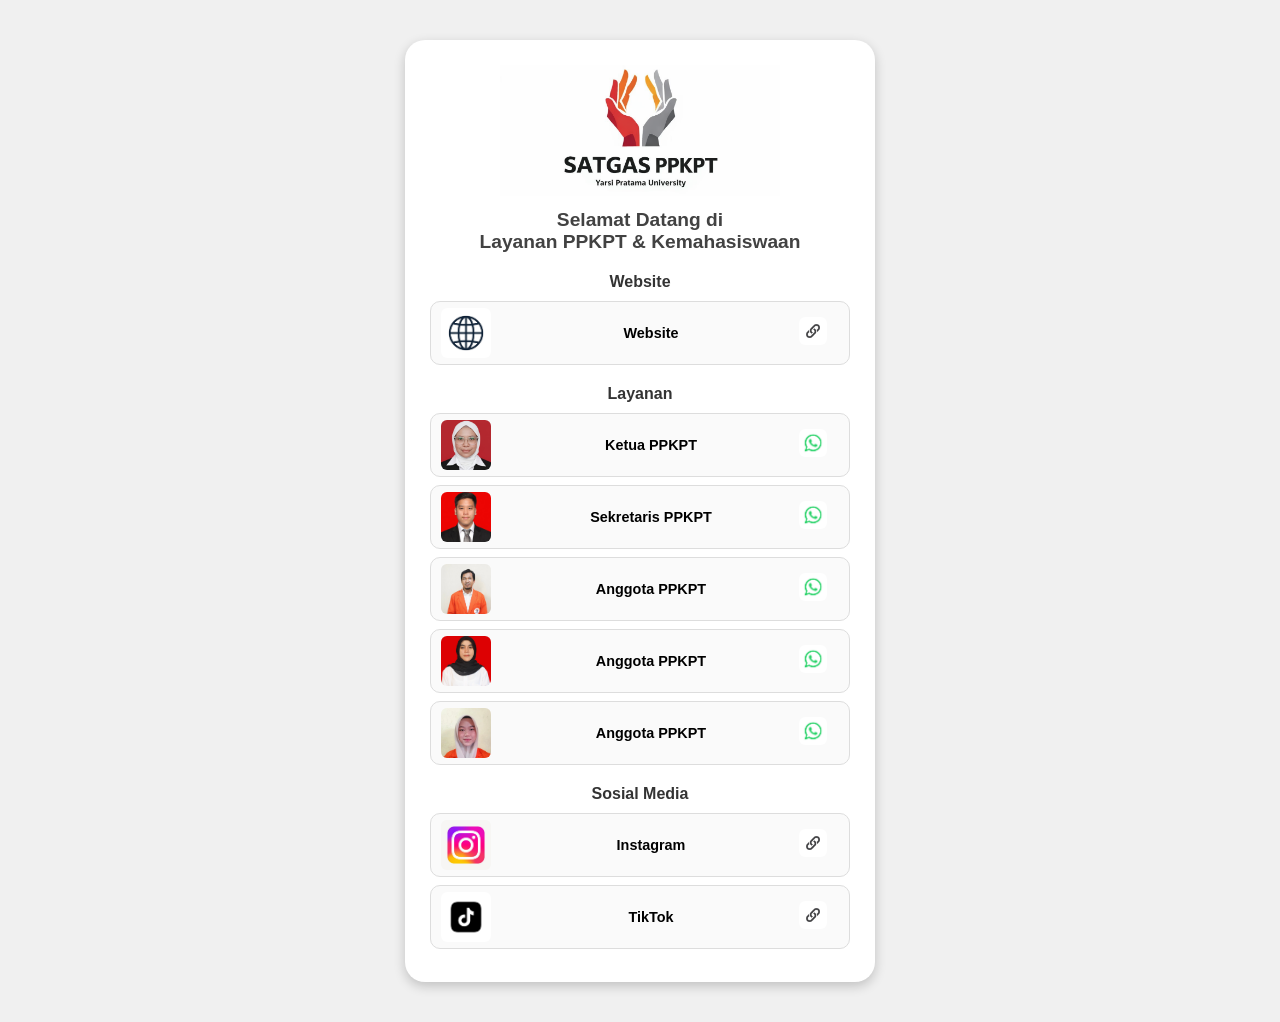
<file: PPKPT/templates/index.html>
<!doctype html>
<html lang="id">
  <head>
    <meta charset="UTF-8" />
    <meta name="viewport" content="width=device-width, initial-scale=1.0" />
    <title>PPKPT UNIVERSITAS YARSI PRATAMA</title>
    <!-- arahkan ke folder static dengan ../ -->
    <link rel="stylesheet" href="../static/styles.css" />
  </head>
  <body>
    <div class="phone-box">
      <!-- Logo -->
      <div class="logo">
        <img
          src="../static/logo.png"
          alt="Logo PPKPT Yarsi Pratama University"
        />
      </div>

      <!-- Judul -->
      <div class="title">
        <h1>Selamat Datang di<br />Layanan PPKPT & Kemahasiswaan</h1>
      </div>

      <!-- Website -->
      <section class="services">
        <h2>Website</h2>
        <div class="service-card">
          <img src="../static/website.png" alt="Website" />
          <div class="service-info">
            <p>Website</p>
          </div>
          <a href="/pelaporan" target="_blank" class="wa-link">
            <img src="../static/link.jpg" alt="Link ke Website" />
          </a>
        </div>
      </section>

      <!-- Layanan -->
      <section class="services">
        <h2>Layanan</h2>
        <div class="service-card">
          <img src="../static/bulita.jpg" alt="Foto Petugas" />
          <div class="service-info">
            <p>Ketua PPKPT</p>
          </div>
          <a href="https://wa.link/5lw67k" target="_blank" class="wa-link">
            <img src="../static/whatsapp.png" alt="WhatsApp" />
          </a>
        </div>

        <div class="service-card">
          <img src="../static/papras.jpg" alt="Foto Petugas" />
          <div class="service-info">
            <p>Sekretaris PPKPT</p>
          </div>
          <a href="https://wa.link/5lw67k" target="_blank" class="wa-link">
            <img src="../static/whatsapp.png" alt="WhatsApp" />
          </a>
        </div>
        <div class="service-card">
          <img src="../static/paysrin.jpg" alt="Foto Petugas" />
          <div class="service-info">
            <p>Anggota PPKPT</p>
          </div>
          <a href="https://wa.link/5lw67k" target="_blank" class="wa-link">
            <img src="../static/whatsapp.png" alt="WhatsApp" />
          </a>
        </div>
        <div class="service-card">
          <img src="../static/budila.jpg" alt="Foto Petugas" />
          <div class="service-info">
            <p>Anggota PPKPT</p>
          </div>
          <a href="https://wa.link/5lw67k" target="_blank" class="wa-link">
            <img src="../static/whatsapp.png" alt="WhatsApp" />
          </a>
        </div>
        <div class="service-card">
          <img src="../static/khanaya.jpg" alt="Foto Petugas" />
          <div class="service-info">
            <p>Anggota PPKPT</p>
          </div>
          <a href="https://wa.link/5lw67k" target="_blank" class="wa-link">
            <img src="../static/whatsapp.png" alt="WhatsApp" />
          </a>
        </div>
      </section>

      <!-- Sosial Media -->
      <section class="services">
        <h2>Sosial Media</h2>
        <div class="service-card">
          <img src="../static/instagram.jpg" alt="Instagram" />
          <div class="service-info">
            <p>Instagram</p>
          </div>
          <a
            href="https://www.instagram.com/universitasyarsipratama/"
            target="_blank"
            class="wa-link"
          >
            <img src="../static/link.jpg" alt="Link Instagram" />
          </a>
        </div>

        <div class="service-card">
          <img src="../static/tiktok.png" alt="TikTok" />
          <div class="service-info">
            <p>TikTok</p>
          </div>
          <a
            href="https://www.tiktok.com/@universitasyarsipratama"
            target="_blank"
            class="wa-link"
          >
            <img src="../static/link.jpg" alt="Link TikTok" />
          </a>
        </div>
      </section>
    </div>
  </body>
</html>
</file>
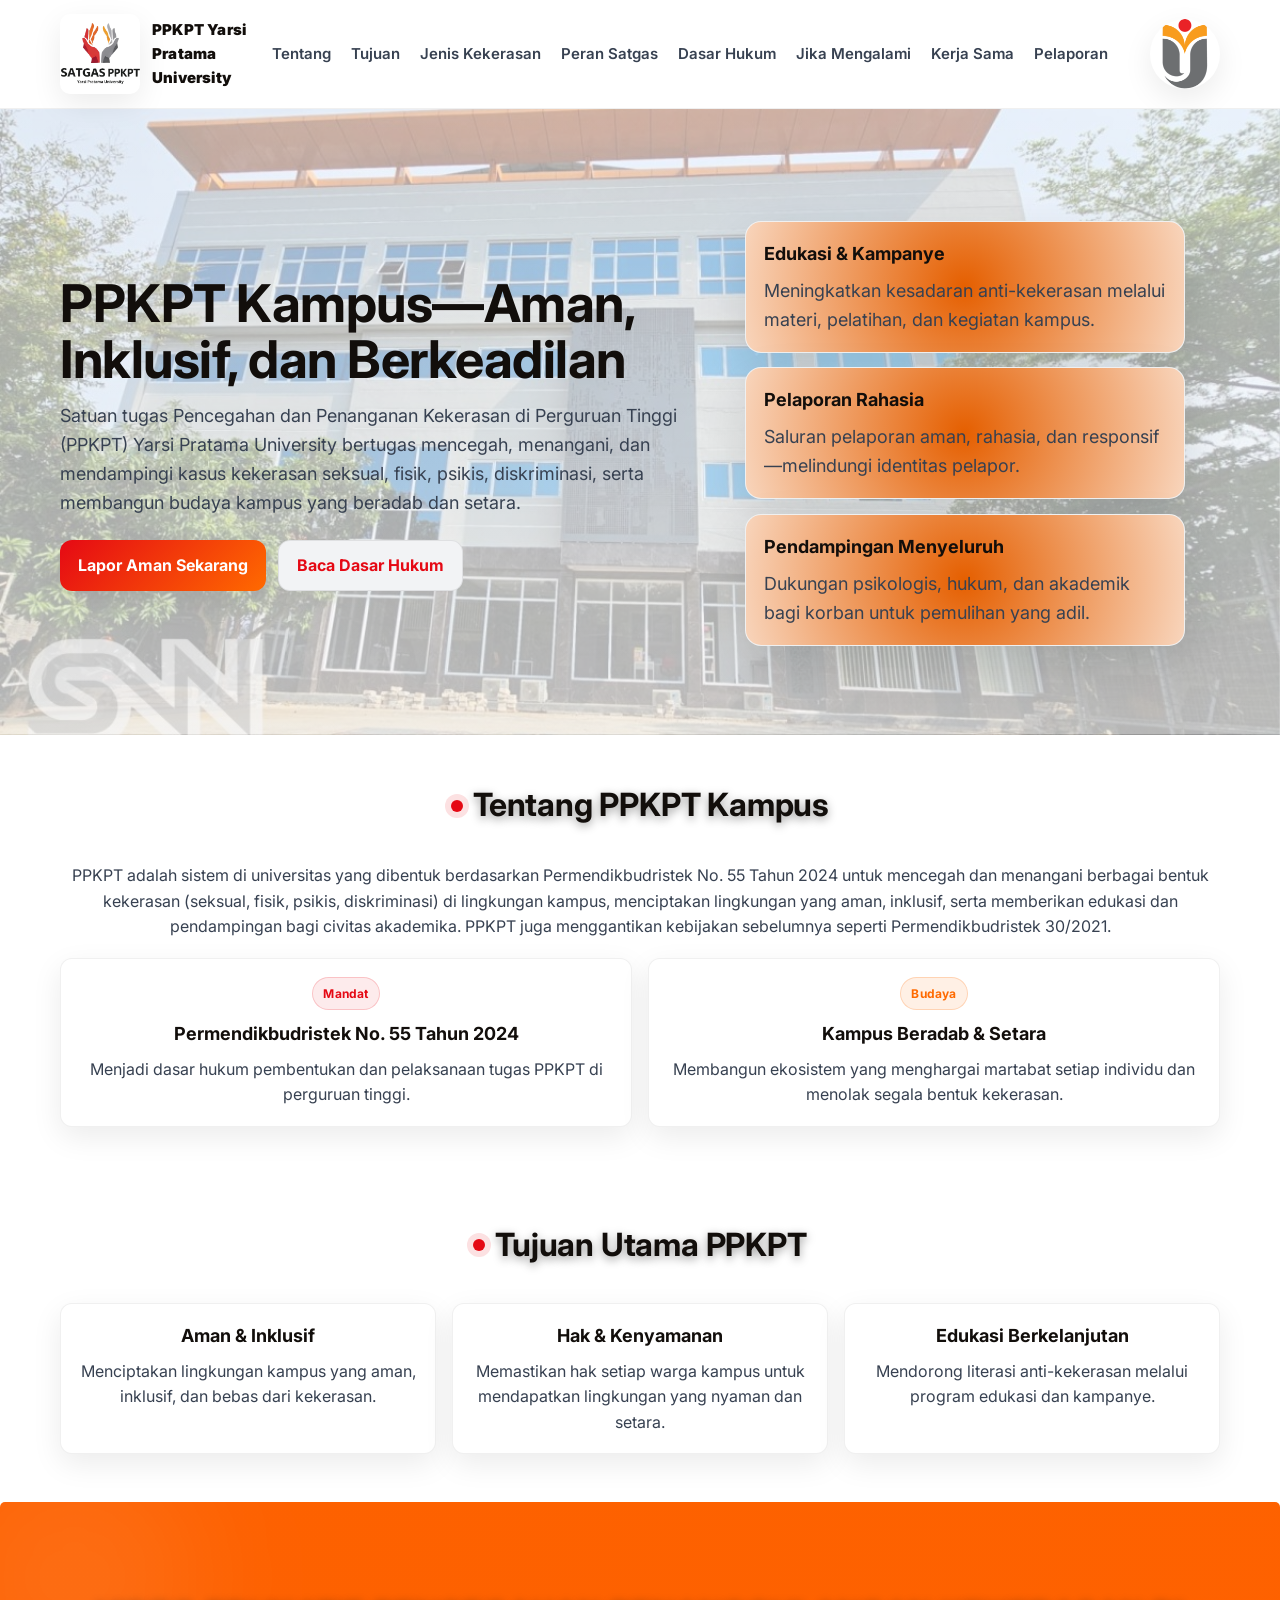
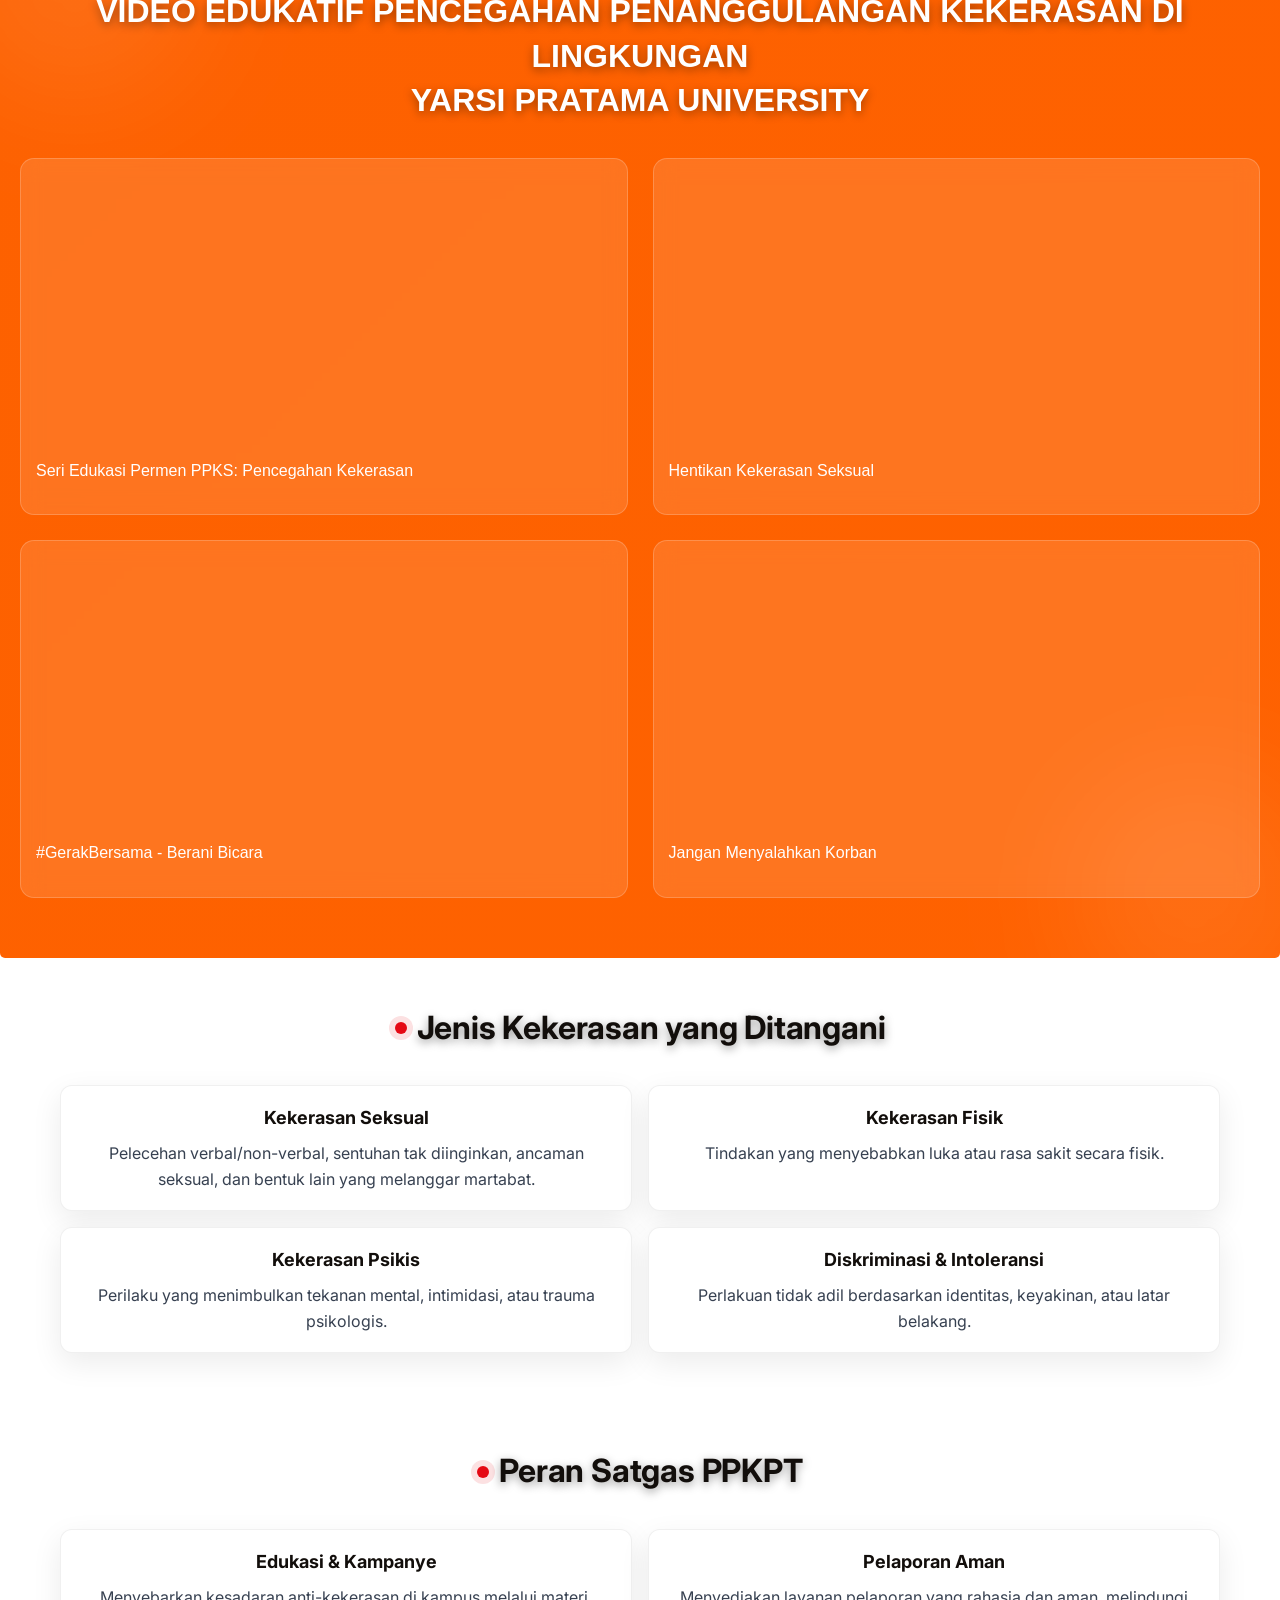
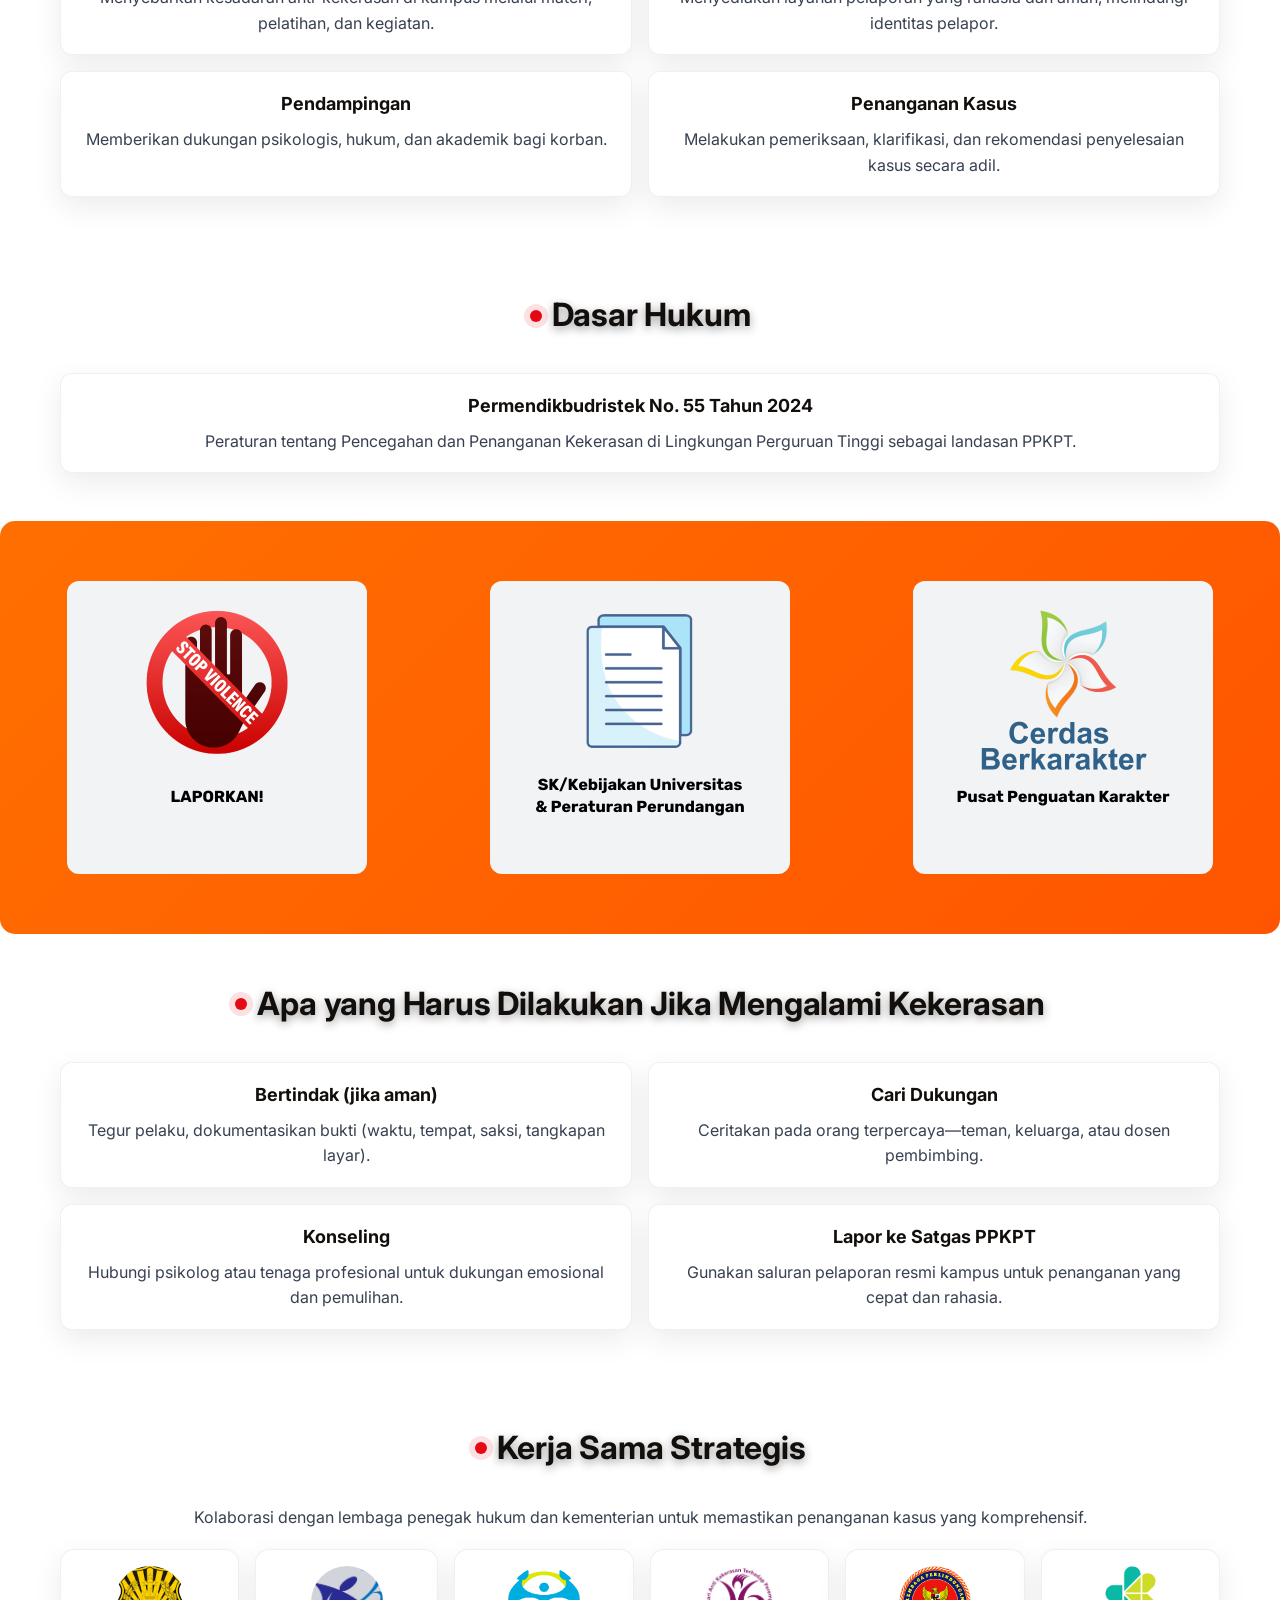
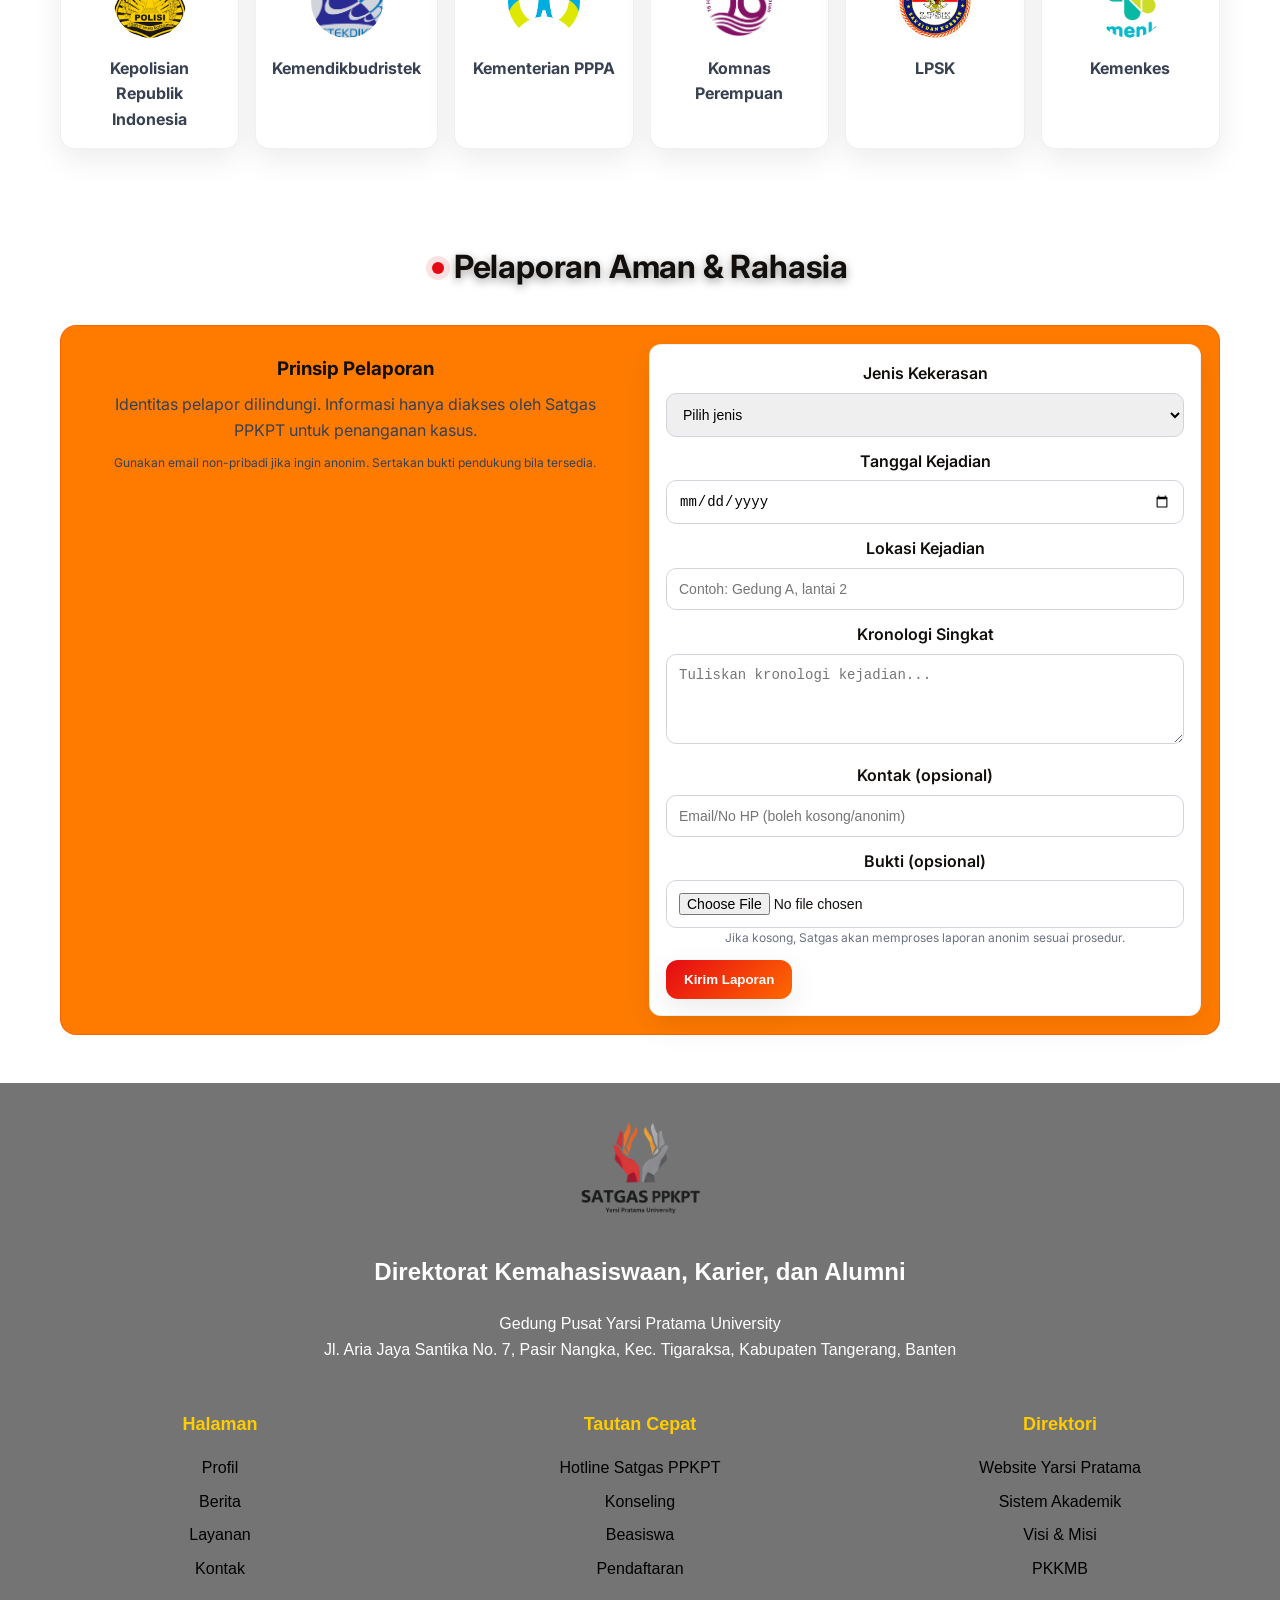
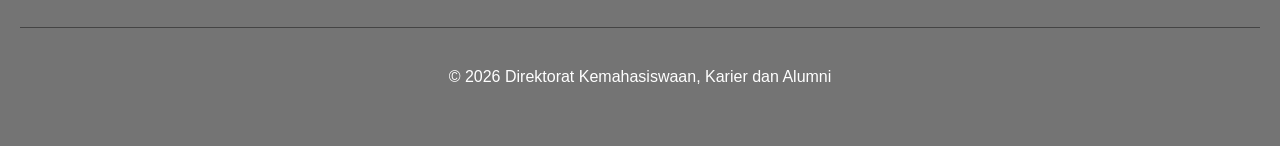
<file: PPKPT/templates/pelaporan.html>
<!doctype html>
<html lang="id">
  <head>
    <meta charset="utf-8" />
    <meta name="viewport" content="width=device-width, initial-scale=1" />
    <title>PPKPT — Yarsi Pratama University</title>
    <meta
      name="description"
      content="PPKPT Kampus: Pencegahan dan Penanganan Kekerasan di Perguruan Tinggi — Yarsi Pratama University."
    />
    <link rel="preconnect" href="https://fonts.googleapis.com" />
    <link rel="preconnect" href="https://fonts.gstatic.com" crossorigin />
    <link
      href="https://fonts.googleapis.com/css2?family=Inter:wght@400;500;600;700;800&display=swap"
      rel="stylesheet"
    />

    <style>
      :root {
        /* Brand palette — red/orange/grey/white */
        --red: #e50914;
        --red-600: #d40812;
        --orange: #ff6a00;
        --orange-600: #e55f00;
        --grey-50: #f7f7f8;
        --grey-100: #f2f3f5;
        --grey-300: #d1d5db;
        --grey-500: #6b7280;
        --grey-700: #374151;
        --black: #120e0b;
        --white: #ffffff;

        /* Accents */
        --accent: linear-gradient(135deg, var(--red) 0%, var(--orange) 100%);
        --accent-soft: linear-gradient(
          135deg,
          rgba(229, 9, 20, 0.12) 0%,
          rgba(255, 106, 0, 0.12) 100%
        );

        /* Layout */
        --maxw: 1200px;
        --radius: 16px;
        --radius-sm: 12px;
        --shadow-1: 0 10px 30px rgba(11, 13, 18, 0.08);
        --shadow-2: 0 20px 50px rgba(11, 13, 18, 0.12);

        /* Motion */
        --dur-fast: 180ms;
        --dur: 320ms;
        --dur-slow: 600ms;
        --ease: cubic-bezier(0.2, 0.8, 0.2, 1);
      }

      * {
        box-sizing: border-box;
      }
      html,
      body {
        height: 100%;
      }
      body {
        margin: 0;
        font-family:
          Inter,
          system-ui,
          -apple-system,
          Segoe UI,
          Roboto,
          "Helvetica Neue",
          Arial,
          "Noto Sans",
          "Liberation Sans",
          sans-serif;
        color: var(--black);
        background: var(--white);
        line-height: 1.6;
      }

      /* Top bar */
      .topbar {
        position: sticky;
        top: 0;
        z-index: 999; /* lebih tinggi biar aman */
        backdrop-filter: none; /* matikan blur */
        background-color: #fff; /* putih solid */
        border-bottom: 1px solid rgba(0, 0, 0, 0.06);
      }
      .nav {
        max-width: var(--maxw);
        margin: 0 auto;
        padding: 14px 20px;
        display: grid;
        grid-template-columns: 1fr auto 1fr;
        align-items: center;
        gap: 12px;
      }
      .brand {
        display: flex;
        align-items: center;
        gap: 12px;
      }
      .brand .mark {
        width: 80px;
        height: 80px;
        object-fit: contain; /* biar logo proporsional */
        border-radius: 10px; /* opsional, kalau mau rounded */
        box-shadow: var(--shadow-1);
      }
      .brand .mark::after {
        content: "";
        position: absolute;
        inset: 0;
        background: radial-gradient(
          120px 60px at 20% 20%,
          rgba(255, 255, 255, 0.35),
          transparent 60%
        );
        mix-blend-mode: screen;
      }
      .brand .title {
        font-weight: 900;
        letter-spacing: 0.2px;
        font-size: 15px;
      }
      .navlinks {
        display: flex;
        justify-content: center;
        gap: 18px;
        margin-right: -100px;
      }
      .navlinks a {
        text-decoration: none;
        color: var(--grey-700);
        font-weight: 600;
        padding: 8px 1px;
        border-radius: 10px;
        transition: all var(--dur) var(--ease);
        font-size: 15px; /* sebelumnya 16–18px */
        font-weight: 600;

        position: relative;
      }
      .navlinks a:hover {
        color: var(--red);
        background: var(--grey-100);
      }
      .navlinks a::after {
        content: "";
        position: absolute;
        left: 0;
        bottom: -4px;
        width: 0;
        height: 2px;
        background: var(--red);
        transition: width 0.3s ease;
      }
      .navlinks a:hover::after {
        width: 100%;
      }

      /* Right logo (as requested: pojok kanan atas) */
      .campus-logo {
        justify-self: end;
        display: flex;
        align-items: center;
        gap: 10px;
      }
      .campus-logo img {
        width: 70px;
        height: 70px;
        border-radius: 50%;
        box-shadow: var(--shadow-1);
        object-fit: cover;
      }
      .campus-logo .name {
        font-weight: 700;
        color: var(--grey-700);
        display: none; /* show on desktop only */
      }

      /* Hamburger (mobile) */
      .hamburger {
        display: none;
        width: 42px;
        height: 42px;
        border-radius: 12px;
        border: 1px solid rgba(0, 0, 0, 0.08);
        background: #ffff;
        align-items: center;
        justify-content: center;
        cursor: pointer;
        transition: all var(--dur) var(--ease);
      }
      .hamburger:hover {
        background: var(--grey-100);
      }
      .hamburger .bars {
        width: 20px;
        height: 14px;
        position: relative;
      }
      .hamburger .bars span {
        position: absolute;
        left: 0;
        right: 0;
        height: 2px;
        background: var(--black);
        border-radius: 2px;
        transition: all var(--dur) var(--ease);
      }
      .hamburger .bars span:nth-child(1) {
        top: 0;
      }
      .hamburger .bars span:nth-child(2) {
        top: 6px;
      }
      .hamburger .bars span:nth-child(3) {
        top: 12px;
      }
      .hamburger.active .bars span:nth-child(1) {
        transform: translateY(6px) rotate(45deg);
      }
      .hamburger.active .bars span:nth-child(2) {
        opacity: 0;
      }
      .hamburger.active .bars span:nth-child(3) {
        transform: translateY(-6px) rotate(-45deg);
      }

      /* Mobile drawer */
      .drawer {
        position: fixed;
        inset: 0 0 0 auto;
        width: 86%;
        max-width: 360px;
        background-color: #fff; /* solid putih */
        box-shadow: -4px 0 20px rgba(0, 0, 0, 0.12);
        transform: translateX(110%);
        transition: transform var(--dur) var(--ease);
        z-index: 9999; /* pastikan di atas layer lain */
        display: flex;
        flex-direction: column;
        border-left: 1px solid rgba(0, 0, 0, 0.08);
      }
      .drawer.open {
        transform: translateX(0);
      }
      .drawer-header {
        padding: 16px 18px;
        border-bottom: 1px solid rgba(0, 0, 0, 0.06);
        display: flex;
        align-items: center;
        gap: 12px;
      }
      .drawer-links {
        padding: 10px 12px;
        display: flex;
        flex-direction: column;
        gap: 6px;
      }
      .drawer-links a {
        padding: 12px 14px;
        border-radius: 10px;
        text-decoration: none;
        color: var(--grey-700);
        font-weight: 600;
      }
      .drawer-links a:hover {
        background: var(--grey-100);
        color: var(--red);
      }

      /* Hero */
      .hero {
        position: relative;
        overflow: hidden;
        background-image:
          linear-gradient(rgba(255, 255, 255, 0.6), rgba(255, 255, 255, 0.7)),
          /* lapisan putih transparan */ url("../static/gedungyarsi.jpg"); /* gambar hero */
        background-size: cover;
        background-position: center;
        border-bottom: 1px solid rgba(0, 0, 0, 0.06);
      }
      .hero-inner {
        max-width: var(--maxw);
        margin: 0 auto;
        padding: 64px 20px 40px;
        display: grid;
        grid-template-columns: 1.1fr 0.9fr;
        gap: 24px;
        align-items: center;
      }
      .hero h1 {
        font-size: clamp(28px, 4.6vw, 52px);
        line-height: 1.08;
        margin: 0 0 14px;
        letter-spacing: -0.5px;
      }
      .hero p {
        color: var(--grey-700);
        font-size: clamp(16px, 2.2vw, 18px);
        margin: 0 0 22px;
      }
      .cta {
        display: flex;
        gap: 12px;
        flex-wrap: wrap;
      }
      .btn {
        padding: 12px 18px;
        border-radius: 12px;
        font-weight: 700;
        text-decoration: none;
        display: inline-flex;
        align-items: center;
        gap: 10px;
        transition: all var(--dur) var(--ease);
        border: 1px solid rgba(0, 0, 0, 0.08);
      }
      .btn-primary {
        background: var(--accent);
        color: var(--white);
        border: none;
        box-shadow: var(--shadow-1);
      }
      .btn-primary:hover {
        filter: brightness(1.05);
      }
      .btn-ghost {
        color: var(--red);
        background: var(--grey-100);
      }
      .btn-ghost:hover {
        background: var(--grey-300);
      }

      /* Hero visual — animated cards */
      .visual {
        position: relative;
        min-height: 320px;
        display: grid;
        place-items: center;
      }
      /* Animasi masuk (fade + slide + scale) */
      @keyframes rise {
        0% {
          transform: translateY(40px) scale(0.95);
          opacity: 0;
        }
        60% {
          transform: translateY(-6px) scale(1.02);
          opacity: 1;
        }
        100% {
          transform: translateY(0) scale(1);
          opacity: 1;
        }
      }
      .card * {
        position: relative;
        z-index: 2;
      }

      .card {
        width: 86%;
        max-width: 520px;
        background: var(--white);
        border-radius: var(--radius);
        box-shadow: var(--shadow-2);
        border: 1px solid rgba(0, 0, 0, 0.06);
        padding: 18px;
        opacity: 0;
        animation: rise 0.8s var(--ease) forwards;
        transition:
          transform 0.3s ease,
          box-shadow 0.3s ease;
        position: relative;
        overflow: hidden; /* biar gelombang tetap di dalam */
        z-index: 1;
      }

      /* Delay untuk card berikutnya */
      .card + .card {
        margin-top: 14px;
        animation-delay: 0.35s;
      }

      /* Hover effect keren */
      .card:hover {
        transform: translateY(-8px) rotate3d(1, 1, 0, 2deg) scale(1.03);
        box-shadow:
          0 12px 24px rgba(0, 0, 0, 0.15),
          0 0 12px rgba(255, 68, 0, 0.25); /* glow merah */
      }

      /* Judul & teks */
      .card h3 {
        margin: 0 0 8px;
        font-size: 18px;
        transition: color 0.3s ease;
      }
      .card p {
        margin: 0;
        color: var(--grey-700);
        transition: color 0.3s ease;
      }

      /* Hover text effect */
      .card:hover h3 {
        color: var(--red);
      }
      .card:hover p {
        color: var(--grey-900);
      }
      .card::before {
        content: "";
        position: absolute;
        top: 0;
        left: -50%;
        width: 200%;
        height: 100%;
        background: radial-gradient(
          circle at 50% 50%,
          #e55f00,
          transparent 70%
        );
        animation: wave 6s linear infinite;
        z-index: 0;
      }
      @keyframes wave {
        0% {
          transform: translateX(0) translateY(0) rotate(0deg);
        }
        50% {
          transform: translateX(-25%) translateY(5%) rotate(10deg);
        }
        100% {
          transform: translateX(0) translateY(0) rotate(0deg);
        }
      }

      /* Sections */
      section {
        margin: 0 auto;
        padding: 48px 20px;
      }
      .section-title {
        display: flex;
        align-items: center;
        gap: 12px;
        margin-bottom: 18px;
      }
      .section-title .dot {
        width: 12px;
        height: 12px;
        border-radius: 50%;
        background: var(--red);
        box-shadow: 0 0 0 6px rgba(229, 9, 20, 0.12);
      }
      .section-title h2 {
        margin: 0;
        font-size: clamp(22px, 3.6vw, 32px);
        letter-spacing: -0.2px;
      }
      .lead {
        color: var(--grey-700);
        margin-bottom: 18px;
      }

      /* Grid cards */
      .grid {
        display: grid;
        gap: 16px;
        grid-template-columns: repeat(12, 1fr);
      }
      .col-4 {
        grid-column: span 4;
      }
      .col-6 {
        grid-column: span 6;
      }
      .col-12 {
        grid-column: span 12;
      }
      .tile {
        background: var(--white);
        border: 1px solid rgba(0, 0, 0, 0.06);
        border-radius: var(--radius-sm);
        box-shadow: var(--shadow-1);
        padding: 18px;
        transition:
          transform var(--dur) var(--ease),
          box-shadow var(--dur) var(--ease);
      }
      .tile:hover {
        transform: translateY(-4px);
        box-shadow: var(--shadow-2);
      }
      .tile h3 {
        margin: 0 0 8px;
        font-size: 18px;
      }
      .tile p {
        margin: 0;
        color: var(--grey-700);
      }
      .badge {
        display: inline-block;
        padding: 6px 10px;
        border-radius: 999px;
        font-weight: 700;
        font-size: 12px;
        letter-spacing: 0.2px;
        background: var(--grey-100);
        color: var(--grey-700);
        border: 1px solid rgba(0, 0, 0, 0.06);
        margin-bottom: 10px;
      }
      .badge.red {
        background: rgba(229, 9, 20, 0.08);
        color: var(--red);
        border-color: rgba(229, 9, 20, 0.18);
      }
      .badge.orange {
        background: rgba(255, 106, 0, 0.1);
        color: var(--orange);
        border-color: rgba(255, 106, 0, 0.22);
      }

      /* Partners */
      .partners {
        display: grid;
        gap: 16px;
        grid-template-columns: repeat(6, 1fr);
      }
      .partner {
        background: var(--white);
        border: 1px solid rgba(0, 0, 0, 0.06);
        border-radius: 14px;
        padding: 16px;
        text-align: center;
        box-shadow: var(--shadow-1);
        transition: transform var(--dur) var(--ease);
      }
      .partner:hover {
        transform: translateY(-4px);
      }
      .partner img {
        width: 72px;
        height: 72px;
        object-fit: cover;
        border-radius: 50%;
        background: var(--grey-300);
        margin-bottom: 10px;
      }
      .partner .label {
        font-weight: 700;
        color: var(--grey-700);
      }

      /* Reporting form */
      .report {
        display: grid;
        grid-template-columns: 1fr 1fr;
        gap: 18px;
        background: #ff7b00;
        border: 1px solid rgba(229, 9, 20, 0.18);
        border-radius: var(--radius);
        padding: 18px;
      }
      .report .info {
        padding: 10px 12px;
      }
      .report .info h3 {
        margin: 0 0 8px;
      }
      .report .info p {
        margin: 0 0 10px;
        color: var(--grey-700);
      }
      form {
        background: var(--white);
        border: 1px solid rgba(0, 0, 0, 0.06);
        border-radius: var(--radius-sm);
        box-shadow: var(--shadow-1);
        padding: 16px;
      }
      .field {
        margin-bottom: 12px;
      }
      .field label {
        display: block;
        font-weight: 600;
        margin-bottom: 6px;
      }
      .field input,
      .field select,
      .field textarea {
        width: 100%;
        padding: 12px 12px;
        border-radius: 10px;
        border: 1px solid var(--grey-300);
        outline: none;
        transition:
          border-color var(--dur) var(--ease),
          box-shadow var(--dur) var(--ease);
        font-size: 14px;
      }
      .field input:focus,
      .field select:focus,
      .field textarea:focus {
        border-color: var(--red);
        box-shadow: 0 0 0 4px rgba(229, 9, 20, 0.12);
      }
      .helper {
        font-size: 12px;
        color: var(--grey-500);
      }
      .form-actions {
        display: flex;
        gap: 10px;
        align-items: center;
        margin-top: 8px;
      }
      .status {
        font-size: 13px;
        font-weight: 700;
      }

      /* Footer */
      .footer {
        background-color: #747474;
        color: #fff;
        padding: 40px 20px;
        font-family: "Segoe UI", sans-serif;
        align-items: center;
        text-align: center;
      }

      .footer-top {
        text-align: center;
        margin-bottom: 30px;
      }

      .footer-top .logo {
        max-width: 120px;
        margin-bottom: 10px;
      }

      .footer-columns {
        display: flex;
        justify-content: space-between;
        flex-wrap: wrap;
        gap: 20px;
        margin-bottom: 30px;
      }

      .footer-column {
        flex: 1;
        min-width: 200px;
      }

      .footer-column h3 {
        font-size: 18px;
        margin-bottom: 10px;
        color: #ffcc00;
      }

      .footer-column ul {
        list-style: none;
        padding: 0;
      }

      .footer-column ul li {
        margin-bottom: 8px;
      }

      .footer-column ul li a {
        color: #000000;
        text-decoration: none;
        transition: color 0.3s;
      }

      .footer-column ul li a:hover {
        color: #fff;
      }

      .footer-bottom {
        border-top: 1px solid #444;
        padding-top: 20px;
        text-align: center;
      }

      .social-icons a {
        margin: 0 10px;
        display: inline-block;
      }

      /* Responsive */
      @media (max-width: 768px) {
        .footer-columns {
          flex-direction: column;
          align-items: center;
          text-align: center;
        }

        .footer-column {
          margin-bottom: 20px;
        }
      }

      /* Responsive */
      @media (max-width: 1024px) {
        .hero-inner {
          grid-template-columns: 1fr;
        }
        .campus-logo .name {
          display: none;
        }
      }
      @media (max-width: 860px) {
        .nav {
          grid-template-columns: auto 1fr auto;
        }
        .navlinks {
          display: none;
        }
        .hamburger {
          display: flex;
        }
        .partners {
          grid-template-columns: repeat(3, 1fr);
        }
        .grid .col-4 {
          grid-column: span 6;
        }
        .grid .col-6 {
          grid-column: span 12;
        }
        .report {
          grid-template-columns: 1fr;
        }
      }
      @media (max-width: 520px) {
        .partners {
          grid-template-columns: repeat(2, 1fr);
        }
        .campus-logo img {
          width: 36px;
          height: 36px;
        }
      }

      /* Subtle scroll reveal */
      .reveal {
        max-width: var(--maxw);
        opacity: 0;
        transform: translateY(12px);
        transition: all var(--dur-slow) var(--ease);
        text-align: center;
      }
      .section-title {
        display: flex;
        align-items: center;
        justify-content: center; /* ini yang bikin ke tengah */
        gap: 10px; /* jarak antara dot dan teks */
        text-align: center;
      }
      .reveal.visible {
        opacity: 1;
        transform: translateY(0);
      }
      .video-section {
        position: relative;
        padding: 60px 20px;
        color: white;
        font-family: "Segoe UI", sans-serif;
        overflow: hidden;
        border-radius: 5px;

        /* Animated gradient background */
        background: linear-gradient(135deg, #fd6100, #ff6200, #989898, #515151);
        background-size: 400% 400%;
        animation: gradientMove 12s ease infinite;
      }

      /* Floating particles */
      .video-section::before,
      .video-section::after {
        content: "";
        position: absolute;
        width: 250px;
        height: 250px;
        background: rgba(255, 255, 255, 0.08);
        border-radius: 50%;
        filter: blur(60px);
        animation: float 10s infinite alternate ease-in-out;
      }

      .video-section::before {
        top: -50px;
        left: -50px;
      }

      .video-section::after {
        bottom: -60px;
        right: -40px;
        animation-duration: 14s;
      }

      /* Glassmorphism container */
      .video-card {
        background: rgba(255, 255, 255, 0.12);
        border-radius: 14px;
        padding: 15px;
        backdrop-filter: blur(10px);
        border: 1px solid rgba(255, 255, 255, 0.2);
        transition:
          transform 0.3s ease,
          box-shadow 0.3s ease;
      }

      .video-card:hover {
        transform: translateY(-6px);
        box-shadow: 0 10px 25px rgba(0, 0, 0, 0.25);
      }

      /* Title */
      .section-title {
        text-align: center;
        font-size: 2rem;
        font-weight: 700;
        margin-bottom: 35px;
        line-height: 1.4;
        text-shadow: 0 3px 10px rgba(0, 0, 0, 0.4);
      }

      /* Grid */
      .video-grid {
        display: grid;
        grid-template-columns: 1fr 1fr;
        gap: 25px;
      }

      .video-card iframe {
        width: 100%;
        height: 260px;
        border: none;
        border-radius: 10px;
      }

      /* Animations */
      @keyframes gradientMove {
        0% {
          background-position: 0% 50%;
        }
        50% {
          background-position: 100% 50%;
        }
        100% {
          background-position: 0% 50%;
        }
      }

      @keyframes float {
        0% {
          transform: translate(0, 0);
        }
        100% {
          transform: translate(40px, -40px);
        }
      }

      /* Mobile */
      @media (max-width: 768px) {
        .video-grid {
          grid-template-columns: 1fr;
        }

        .video-card iframe {
          height: 200px;
        }

        .section-title {
          font-size: 1.5rem;
        }
      }
      .fullwidth-section {
        position: relative;
        width: 100vw;
        background: linear-gradient(135deg, #ff6f00, #ff5500);
        padding: 60px 20px;
        color: white;
        border-radius: 15px;
      }

      /* GRID */
      .feature-grid {
        display: flex;
        justify-content: space-around;
        align-items: center;
        flex-wrap: wrap;
        gap: 30px;
        max-width: 1400px;
        margin: 0 auto;
      }

      /* CARD */
      .feature-card {
        flex: 1 1 250px;
        max-width: 300px;
        text-align: center;
        padding: 10px;
        background: #f2f3f5;
        border-radius: 12px;
        backdrop-filter: blur(6px);
        transition: transform 0.3s ease;
      }

      .feature-card:hover {
        transform: translateY(-6px);
      }

      .feature-card img {
        width: 250px;
        height: 250px;
        margin-bottom: 15px;
      }

      .feature-card p {
        font-size: 1rem;
        line-height: 1.4;
      }

      /* MOBILE */
      @media (max-width: 768px) {
        .feature-grid {
          flex-direction: column;
          gap: 20px;
        }

        .feature-card {
          flex: none; /* FIX: hilangkan flex-basis 250px */
          width: 100%; /* biar full */
          max-width: 90%;
        }

        .feature-card img {
          width: 300px; /* 50px terlalu kecil → naikkan */
          height: 250px;
        }

        .feature-card p {
          font-size: 0.95rem;
        }
      }
    </style>
  </head>
  <body>
    <!-- Topbar -->
    <header class="topbar" role="banner" aria-label="Navigasi utama">
      <nav class="nav">
        <div class="brand">
           <img src="../static/logo_-_Copy-removebg-preview.png" alt="Logo PPKPT" class="mark" />
          <div class="title">PPKPT Yarsi Pratama University</div>
        </div>

        <div class="navlinks" aria-label="Menu">
          <a href="#tentang">Tentang</a>
          <a href="#tujuan">Tujuan</a>
          <a href="#jenis">Jenis Kekerasan</a>
          <a href="#peran">Peran Satgas</a>
          <a href="#hukum">Dasar Hukum</a>
          <a href="#langkah">Jika Mengalami</a>
          <a href="#mitra">Kerja Sama</a>
          <a href="#lapor">Pelaporan</a>
        </div>

        <!-- Right logo (pojok kanan atas) -->
        <div class="campus-logo" aria-label="Logo kampus">
          <img src="../static/yarsi.png" alt="Logo Yarsi Pratama University" />
          <span class="name">Yarsi Pratama University</span>
        </div>

        <!-- Hamburger (mobile) -->
        <button class="hamburger" aria-label="Buka menu" aria-expanded="false">
          <div class="bars"><span></span><span></span><span></span></div>
        </button>
      </nav>

      <!-- Mobile drawer -->
      <aside class="drawer" aria-hidden="true" aria-label="Menu seluler">
        <div class="drawer-header">
          <div
            class="mark"
            aria-hidden="true"
            style="width: 28px; height: 28px; border-radius: 8px"
          ></div>
          <strong>PPKPT Yarsi Pratama</strong>
        </div>
        <div class="drawer-links">
          <a href="#tentang">Tentang</a>
          <a href="#tujuan">Tujuan</a>
          <a href="#jenis">Jenis Kekerasan</a>
          <a href="#peran">Peran Satgas</a>
          <a href="#hukum">Dasar Hukum</a>
          <a href="#langkah">Jika Mengalami</a>
          <a href="#mitra">Kerja Sama</a>
          <a href="#lapor">Pelaporan</a>
        </div>
      </aside>
    </header>

    <!-- Hero -->
    <section class="hero">
      <div class="hero-inner">
        <div>
          <h1>PPKPT Kampus—Aman, Inklusif, dan Berkeadilan</h1>
          <p>
            Satuan tugas Pencegahan dan Penanganan Kekerasan di Perguruan Tinggi
            (PPKPT) Yarsi Pratama University bertugas mencegah, menangani, dan
            mendampingi kasus kekerasan seksual, fisik, psikis, diskriminasi,
            serta membangun budaya kampus yang beradab dan setara.
          </p>
          <div class="cta">
            <a class="btn btn-primary" href="#lapor">Lapor Aman Sekarang</a>
            <a class="btn btn-ghost" href="#hukum">Baca Dasar Hukum</a>
          </div>
        </div>
        <div class="visual" aria-hidden="true">
          <div class="card">
            <h3>Edukasi & Kampanye</h3>
            <p>
              Meningkatkan kesadaran anti-kekerasan melalui materi, pelatihan,
              dan kegiatan kampus.
            </p>
          </div>
          <div class="card">
            <h3>Pelaporan Rahasia</h3>
            <p>
              Saluran pelaporan aman, rahasia, dan responsif—melindungi
              identitas pelapor.
            </p>
          </div>
          <div class="card">
            <h3>Pendampingan Menyeluruh</h3>
            <p>
              Dukungan psikologis, hukum, dan akademik bagi korban untuk
              pemulihan yang adil.
            </p>
          </div>
        </div>
      </div>
    </section>

    <!-- Tentang -->
    <section id="tentang" class="reveal">
      <div class="section-title">
        <div class="dot"></div>
        <h2>Tentang PPKPT Kampus</h2>
      </div>
      <p class="lead">
        PPKPT adalah sistem di universitas yang dibentuk berdasarkan
        Permendikbudristek No. 55 Tahun 2024 untuk mencegah dan menangani
        berbagai bentuk kekerasan (seksual, fisik, psikis, diskriminasi) di
        lingkungan kampus, menciptakan lingkungan yang aman, inklusif, serta
        memberikan edukasi dan pendampingan bagi civitas akademika. PPKPT juga
        menggantikan kebijakan sebelumnya seperti Permendikbudristek 30/2021.
      </p>
      <div class="grid">
        <div class="tile col-6">
          <span class="badge red">Mandat</span>
          <h3>Permendikbudristek No. 55 Tahun 2024</h3>
          <p>
            Menjadi dasar hukum pembentukan dan pelaksanaan tugas PPKPT di
            perguruan tinggi.
          </p>
        </div>
        <div class="tile col-6">
          <span class="badge orange">Budaya</span>
          <h3>Kampus Beradab & Setara</h3>
          <p>
            Membangun ekosistem yang menghargai martabat setiap individu dan
            menolak segala bentuk kekerasan.
          </p>
        </div>
      </div>
    </section>

    <!-- Tujuan -->
    <section id="tujuan" class="reveal">
      <div class="section-title">
        <div class="dot"></div>
        <h2>Tujuan Utama PPKPT</h2>
      </div>
      <div class="grid">
        <div class="tile col-4">
          <h3>Aman & Inklusif</h3>
          <p>
            Menciptakan lingkungan kampus yang aman, inklusif, dan bebas dari
            kekerasan.
          </p>
        </div>
        <div class="tile col-4">
          <h3>Hak & Kenyamanan</h3>
          <p>
            Memastikan hak setiap warga kampus untuk mendapatkan lingkungan yang
            nyaman dan setara.
          </p>
        </div>
        <div class="tile col-4">
          <h3>Edukasi Berkelanjutan</h3>
          <p>
            Mendorong literasi anti-kekerasan melalui program edukasi dan
            kampanye.
          </p>
        </div>
      </div>
    </section>
    <section id="video-section" class="video-section">
      <div class="container">
        <h2 class="section-title">
          VIDEO EDUKATIF PENCEGAHAN PENANGGULANGAN KEKERASAN DI LINGKUNGAN
          <br />YARSI PRATAMA UNIVERSITY
        </h2>

        <div class="video-grid">
          <div class="video-card">
            <iframe
              src="https://www.youtube.com/embed/OQU48FWHlkM"
              title="Seri Edukasi Permen PPKS"
              allowfullscreen
            >
            </iframe>
            <p class="video-caption">
              Seri Edukasi Permen PPKS: Pencegahan Kekerasan
            </p>
          </div>

          <div class="video-card">
            <iframe
              src="https://www.youtube.com/embed/z50C11sHxBw"
              title="Hentikan Kekerasan Seksual"
              allowfullscreen
            >
            </iframe>
            <p class="video-caption">Hentikan Kekerasan Seksual</p>
          </div>
          <div class="video-card">
            <iframe
              src="https://www.youtube.com/embed/bPpwv5kohuU"
              title="Hentikan Kekerasan Seksual"
              allowfullscreen
            >
            </iframe>
            <p class="video-caption">#GerakBersama - Berani Bicara</p>
          </div>
          <div class="video-card">
            <iframe
              src="https://www.youtube.com/embed/YPGomPg2qAA"
              title="Hentikan Kekerasan Seksual"
              allowfullscreen
            >
            </iframe>
            <p class="video-caption">Jangan Menyalahkan Korban</p>
          </div>
        </div>
      </div>
    </section>
    <!-- Jenis Kekerasan -->
    <section id="jenis" class="reveal">
      <div class="section-title">
        <div class="dot"></div>
        <h2>Jenis Kekerasan yang Ditangani</h2>
      </div>
      <div class="grid">
        <div class="tile col-6">
          <h3>Kekerasan Seksual</h3>
          <p>
            Pelecehan verbal/non-verbal, sentuhan tak diinginkan, ancaman
            seksual, dan bentuk lain yang melanggar martabat.
          </p>
        </div>
        <div class="tile col-6">
          <h3>Kekerasan Fisik</h3>
          <p>Tindakan yang menyebabkan luka atau rasa sakit secara fisik.</p>
        </div>
        <div class="tile col-6">
          <h3>Kekerasan Psikis</h3>
          <p>
            Perilaku yang menimbulkan tekanan mental, intimidasi, atau trauma
            psikologis.
          </p>
        </div>
        <div class="tile col-6">
          <h3>Diskriminasi & Intoleransi</h3>
          <p>
            Perlakuan tidak adil berdasarkan identitas, keyakinan, atau latar
            belakang.
          </p>
        </div>
      </div>
    </section>

    <!-- Peran Satgas -->
    <section id="peran" class="reveal">
      <div class="section-title">
        <div class="dot"></div>
        <h2>Peran Satgas PPKPT</h2>
      </div>
      <div class="grid">
        <div class="tile col-6">
          <h3>Edukasi & Kampanye</h3>
          <p>
            Menyebarkan kesadaran anti-kekerasan di kampus melalui materi,
            pelatihan, dan kegiatan.
          </p>
        </div>
        <div class="tile col-6">
          <h3>Pelaporan Aman</h3>
          <p>
            Menyediakan layanan pelaporan yang rahasia dan aman, melindungi
            identitas pelapor.
          </p>
        </div>
        <div class="tile col-6">
          <h3>Pendampingan</h3>
          <p>
            Memberikan dukungan psikologis, hukum, dan akademik bagi korban.
          </p>
        </div>
        <div class="tile col-6">
          <h3>Penanganan Kasus</h3>
          <p>
            Melakukan pemeriksaan, klarifikasi, dan rekomendasi penyelesaian
            kasus secara adil.
          </p>
        </div>
      </div>
    </section>

    <!-- Dasar Hukum -->
    <section id="hukum" class="reveal">
      <div class="section-title">
        <div class="dot"></div>
        <h2>Dasar Hukum</h2>
      </div>
      <div class="tile">
        <h3>Permendikbudristek No. 55 Tahun 2024</h3>
        <p>
          Peraturan tentang Pencegahan dan Penanganan Kekerasan di Lingkungan
          Perguruan Tinggi sebagai landasan PPKPT.
        </p>
      </div>
    </section>
    <section class="fullwidth-section">
      <div class="feature-grid">
        <div class="feature-card">
          <img src="../static/2.png" alt="SK & Kebijakan" />
        </div>
        <div class="feature-card">
          <img src="../static/3.png" alt="Cerdas Berkarakter" />
        </div>
        <div class="feature-card">
          <img src="../static/1.png" alt="Laporkan" />
        </div>
      </div>
    </section>
    <!-- Jika Mengalami Kekerasan -->
    <section id="langkah" class="reveal">
      <div class="section-title">
        <div class="dot"></div>
        <h2>Apa yang Harus Dilakukan Jika Mengalami Kekerasan</h2>
      </div>
      <div class="grid">
        <div class="tile col-6">
          <h3>Bertindak (jika aman)</h3>
          <p>
            Tegur pelaku, dokumentasikan bukti (waktu, tempat, saksi, tangkapan
            layar).
          </p>
        </div>
        <div class="tile col-6">
          <h3>Cari Dukungan</h3>
          <p>
            Ceritakan pada orang terpercaya—teman, keluarga, atau dosen
            pembimbing.
          </p>
        </div>
        <div class="tile col-6">
          <h3>Konseling</h3>
          <p>
            Hubungi psikolog atau tenaga profesional untuk dukungan emosional
            dan pemulihan.
          </p>
        </div>
        <div class="tile col-6">
          <h3>Lapor ke Satgas PPKPT</h3>
          <p>
            Gunakan saluran pelaporan resmi kampus untuk penanganan yang cepat
            dan rahasia.
          </p>
        </div>
      </div>
    </section>

    <!-- Kerja Sama (Polisi & Kementerian) -->
    <section id="mitra" class="reveal">
      <div class="section-title">
        <div class="dot"></div>
        <h2>Kerja Sama Strategis</h2>
      </div>
      <p class="lead">
        Kolaborasi dengan lembaga penegak hukum dan kementerian untuk memastikan
        penanganan kasus yang komprehensif.
      </p>
      <div class="partners" aria-label="Mitra lembaga">
        <div class="partner">
          <img
            src="../static/polisi.png"
            alt="Logo Kepolisian Republik Indonesia"
          />
          <div class="label">Kepolisian Republik Indonesia</div>
        </div>
        <div class="partner">
          <img
            src="../static/pendidikan.png"
            alt="Logo Kementerian Pendidikan, Kebudayaan, Riset, dan Teknologi"
          />
          <div class="label">Kemendikbudristek</div>
        </div>
        <div class="partner">
          <img
            src="../static/anak.png"
            alt="Logo Kementerian Pemberdayaan Perempuan dan Perlindungan Anak"
          />
          <div class="label">Kementerian PPPA</div>
        </div>
        <div class="partner">
          <img src="../static/komnas.jpg" alt="Logo Komnas Perempuan" />
          <div class="label">Komnas Perempuan</div>
        </div>
        <div class="partner">
          <img src="../static/lpsk.png" alt="Logo LPSK" />
          <div class="label">LPSK</div>
        </div>
        <div class="partner">
          <img src="../static/kemenkes.png" alt="Logo Kemenkes" />
          <div class="label">Kemenkes</div>
        </div>
      </div>
    </section>

    <!-- Pelaporan -->
    <section id="lapor" class="reveal">
      <div class="section-title">
        <div class="dot"></div>
        <h2>Pelaporan Aman & Rahasia</h2>
      </div>
      <div class="report" role="region" aria-label="Form pelaporan PPKPT">
        <div class="info">
          <h3>Prinsip Pelaporan</h3>
          <p>
            Identitas pelapor dilindungi. Informasi hanya diakses oleh Satgas
            PPKPT untuk penanganan kasus.
          </p>
          <p class="helper">
            Gunakan email non-pribadi jika ingin anonim. Sertakan bukti
            pendukung bila tersedia.
          </p>
        </div>

        <!-- form diarahkan ke /pelaporan -->
        <form
          id="reportForm"
          action="/pelaporan"
          method="POST"
          enctype="multipart/form-data"
          novalidate
        >
          <div class="field">
            <label for="jenis">Jenis Kekerasan</label>
            <select id="jenis" name="jenis" required>
              <option value="">Pilih jenis</option>
              <option value="Kekerasan Seksual">Kekerasan Seksual</option>
              <option value="Kekerasan Fisik">Kekerasan Fisik</option>
              <option value="Kekerasan Psikis">Kekerasan Psikis</option>
              <option value="Diskriminasi & Intoleransi">
                Diskriminasi & Intoleransi
              </option>
            </select>
          </div>

          <div class="field">
            <label for="tanggal">Tanggal Kejadian</label>
            <input type="date" id="tanggal" name="tanggal" required />
          </div>

          <div class="field">
            <label for="lokasi">Lokasi Kejadian</label>
            <input
              type="text"
              id="lokasi"
              name="lokasi"
              placeholder="Contoh: Gedung A, lantai 2"
              required
            />
          </div>

          <div class="field">
            <label for="kronologi">Kronologi Singkat</label>
            <textarea
              id="kronologi"
              name="kronologi"
              rows="4"
              placeholder="Tuliskan kronologi kejadian..."
              required
            ></textarea>
          </div>

          <div class="field">
            <label for="kontak">Kontak (opsional)</label>
            <input
              type="text"
              id="kontak"
              name="kontak"
              placeholder="Email/No HP (boleh kosong/anonim)"
            />
          </div>

          <div class="field">
            <label for="bukti">Bukti (opsional)</label>
            <input type="file" id="bukti" name="bukti" />
            <div class="helper">
              Jika kosong, Satgas akan memproses laporan anonim sesuai prosedur.
            </div>
          </div>

          <div class="form-actions">
            <button type="submit" class="btn btn-primary">Kirim Laporan</button>
            <span id="formStatus" class="status" aria-live="polite"></span>
          </div>
        </form>
      </div>
    </section>

    <!-- Footer -->
    <footer class="footer">
      <div class="footer-top">
        <img
          src="../static/logo_-_Copy-removebg-preview.png"
          alt="Logo Yarsi Pratama University"
          class="logo"
        />
        <h2>Direktorat Kemahasiswaan, Karier, dan Alumni</h2>
        <p>
          Gedung Pusat Yarsi Pratama University<br />
          Jl. Aria Jaya Santika No. 7, Pasir Nangka, Kec. Tigaraksa, Kabupaten
          Tangerang, Banten
        </p>
      </div>

      <div class="footer-columns">
        <div class="footer-column">
          <h3>Halaman</h3>
          <ul>
            <li><a href="#tentang">Profil</a></li>
            <li><a href="#video-section">Berita</a></li>
            <li><a href="#reportForm">Layanan</a></li>
            <li><a href="/kontak">Kontak</a></li>
          </ul>
        </div>
        <div class="footer-column">
          <h3>Tautan Cepat</h3>
          <ul>
            <li><a href="#tentang">Hotline Satgas PPKPT</a></li>
            <li><a href="https://wa.link/47fh7h">Konseling</a></li>
            <li>
              <a href="https://www.yarsipratama.ac.id/?p=1374">Beasiswa</a>
            </li>
            <li>
              <a href="https://pmb.yarsipratama.ac.id/">Pendaftaran</a>
            </li>
          </ul>
        </div>
        <div class="footer-column">
          <h3>Direktori</h3>
          <ul>
            <li>
              <a href="https://www.yarsipratama.ac.id/"
                >Website Yarsi Pratama</a
              >
            </li>
            <li>
              <a href="https://www.yarsipratama.ac.id/?page_id=1750"
                >Sistem Akademik</a
              >
            </li>
            <li>
              <a href="https://www.yarsipratama.ac.id/?page_id=461"
                >Visi & Misi</a
              >
            </li>
            <li>
              <a href="https://www.yarsipratama.ac.id/?m=20251112">PKKMB</a>
            </li>
          </ul>
        </div>
      </div>

      <div class="footer-bottom">
        <p>© 2026 Direktorat Kemahasiswaan, Karier dan Alumni</p>
      </div>
    </footer>

    <script>
      // Mobile drawer toggle
      const hamburger = document.querySelector(".hamburger");
      const drawer = document.querySelector(".drawer");
      const drawerLinks = drawer.querySelectorAll("a");

      function toggleDrawer() {
        const active = hamburger.classList.toggle("active");
        drawer.classList.toggle("open", active);
        hamburger.setAttribute("aria-expanded", active ? "true" : "false");
        drawer.setAttribute("aria-hidden", active ? "false" : "true");
      }
      hamburger.addEventListener("click", toggleDrawer);
      drawerLinks.forEach((a) =>
        a.addEventListener("click", () => {
          if (drawer.classList.contains("open")) toggleDrawer();
        }),
      );

      // Scroll reveal
      const reveals = document.querySelectorAll(".reveal");
      const io = new IntersectionObserver(
        (entries) => {
          entries.forEach((e) => {
            if (e.isIntersecting) e.target.classList.add("visible");
          });
        },
        { threshold: 0.12 },
      );
      reveals.forEach((el) => io.observe(el));
      // Keyboard accessibility for hamburger
      hamburger.addEventListener("keydown", (e) => {
        if (e.key === "Enter" || e.key === " ") toggleDrawer();
      });
    </script>
  </body>
</html>
</file>
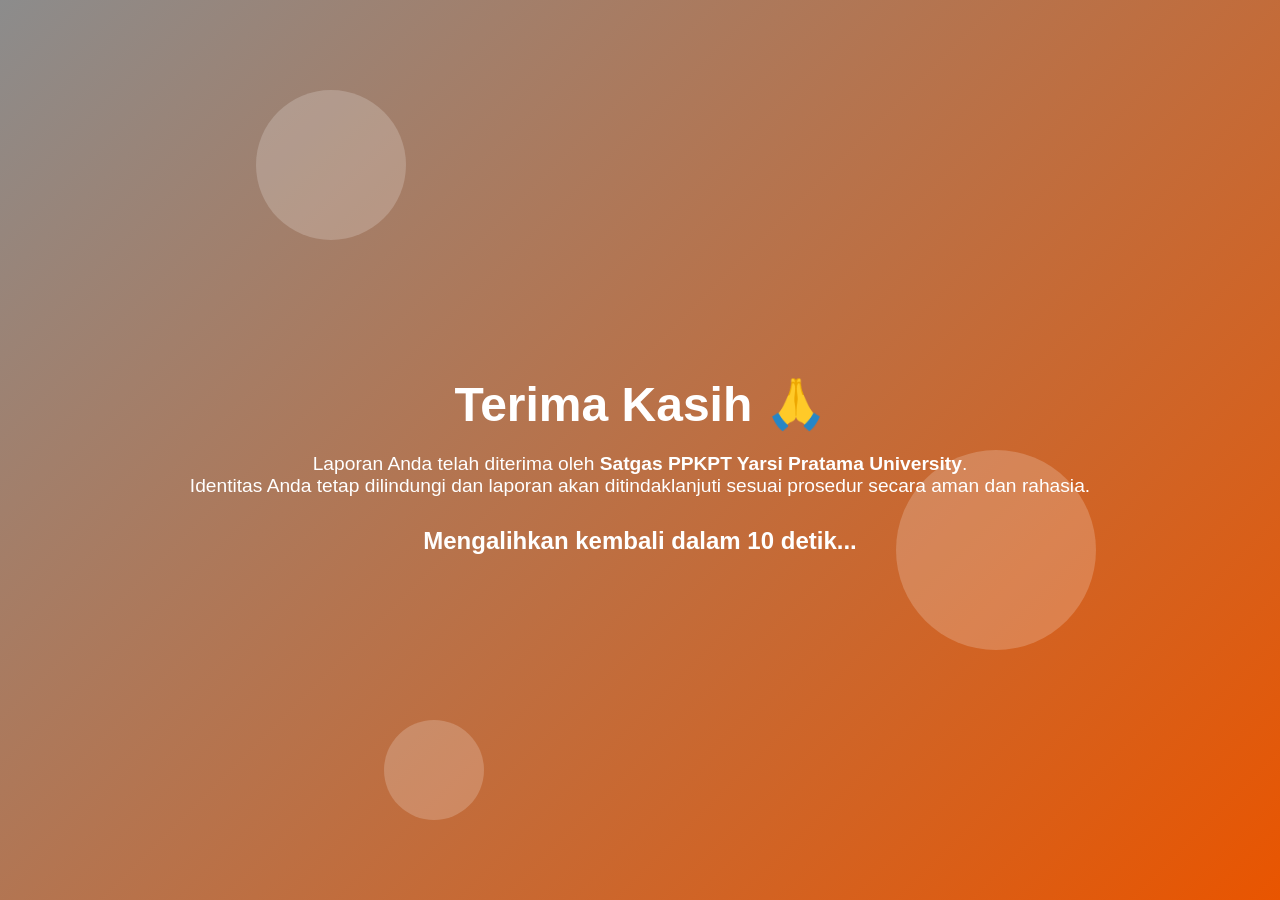
<file: PPKPT/templates/terimakasih.html>
<!doctype html>
<html lang="id">
  <head>
    <meta charset="UTF-8" />
    <title>Terima Kasih - PPKPT Yarsi Pratama University</title>
    <style>
      body {
        margin: 0;
        font-family: "Segoe UI", Arial, sans-serif;
        background: linear-gradient(135deg, #8c8c8c, #e95500);
        height: 100vh;
        display: flex;
        justify-content: center;
        align-items: center;
        overflow: hidden;
        color: #fff;
      }

      .container {
        text-align: center;
        animation: fadeIn 2s ease-in-out;
      }

      h1 {
        font-size: 3em;
        margin-bottom: 20px;
        animation: slideDown 1.5s ease-out;
      }

      p {
        font-size: 1.2em;
        margin-bottom: 30px;
        animation: fadeInUp 2s ease-in-out;
      }

      .countdown {
        font-size: 1.5em;
        font-weight: bold;
        margin-top: 20px;
        animation: pulse 1s infinite;
      }

      @keyframes fadeIn {
        from {
          opacity: 0;
        }
        to {
          opacity: 1;
        }
      }

      @keyframes slideDown {
        from {
          transform: translateY(-50px);
          opacity: 0;
        }
        to {
          transform: translateY(0);
          opacity: 1;
        }
      }

      @keyframes fadeInUp {
        from {
          transform: translateY(50px);
          opacity: 0;
        }
        to {
          transform: translateY(0);
          opacity: 1;
        }
      }

      @keyframes pulse {
        0% {
          transform: scale(1);
        }
        50% {
          transform: scale(1.1);
        }
        100% {
          transform: scale(1);
        }
      }

      /* Background animation */
      .circle {
        position: absolute;
        border-radius: 50%;
        background: rgba(255, 255, 255, 0.2);
        animation: float 10s infinite;
      }

      .circle:nth-child(1) {
        width: 150px;
        height: 150px;
        top: 10%;
        left: 20%;
        animation-delay: 0s;
      }
      .circle:nth-child(2) {
        width: 200px;
        height: 200px;
        top: 50%;
        left: 70%;
        animation-delay: 2s;
      }
      .circle:nth-child(3) {
        width: 100px;
        height: 100px;
        top: 80%;
        left: 30%;
        animation-delay: 4s;
      }

      @keyframes float {
        0% {
          transform: translateY(0) rotate(0deg);
        }
        50% {
          transform: translateY(-30px) rotate(180deg);
        }
        100% {
          transform: translateY(0) rotate(360deg);
        }
      }
    </style>
  </head>
  <body>
    <!-- Background animated circles -->
    <div class="circle"></div>
    <div class="circle"></div>
    <div class="circle"></div>

    <div class="container">
      <h1>Terima Kasih 🙏</h1>
      <p>
        Laporan Anda telah diterima oleh
        <strong>Satgas PPKPT Yarsi Pratama University</strong>.<br />
        Identitas Anda tetap dilindungi dan laporan akan ditindaklanjuti sesuai
        prosedur secara aman dan rahasia.
      </p>
      <div class="countdown">
        Mengalihkan kembali dalam <span id="timer">10</span> detik...
      </div>
    </div>

    <script>
      let timeLeft = 10;
      const timerEl = document.getElementById("timer");

      const countdown = setInterval(() => {
        timeLeft--;
        timerEl.textContent = timeLeft;
        if (timeLeft <= 0) {
          clearInterval(countdown);
          window.location.href = "/pelaporan"; // balik ke halaman pelaporan
        }
      }, 1000);
    </script>
  </body>
</html>
</file>
<file: PPKPT/static/styles.css>
/* Reset dasar */
body {
  display: flex;
  justify-content: center;
  align-items: center;
  min-height: 100vh;
  margin: 0;
  font-family: "Segoe UI", sans-serif;
  background-color: #f0f0f0;
  padding: 20px 0; /* 👉 beri ruang atas–bawah untuk phone-box */
}

/* Box utama */
.phone-box {
  width: 325px; /* ukuran tipikal layar HP */
  max-width: 100%;
  background: #fff;
  border-radius: 20px;
  box-shadow: 0 4px 12px rgba(0, 0, 0, 0.2);
  padding: 20px;
  text-align: center;
  margin: 20px 0; /* 👉 margin atas–bawah tambahan */
}

/* Logo */
.logo img {
  width: 100%; /* otomatis menyesuaikan lebar box */
  max-width: 280px; /* batas maksimal logo */
  margin: 0 auto 10px auto; /* center + jarak bawah */
  display: block;
}

/* Judul */
.title h1 {
  font-size: 1.2em;
  color: #424242;
  margin-bottom: 20px;
}

/* Section */
.services,
.social {
  margin-top: 20px;
}

.services h2,
.social h2 {
  font-size: 1em;
  color: #333;
  margin-bottom: 10px;
}

/* Service card */
.service-card {
  display: flex;
  align-items: center;
  justify-content: space-between;
  background: #fafafa;
  border: 1px solid #ddd;
  border-radius: 10px;
  padding: 6px 10px; /* lebih tipis atas–bawah */
  margin-bottom: 8px;
}

.service-card img {
  width: 50px;
  height: 50px;
  border-radius: 6px; /* sudut tipis */
  margin-right: 12px;
  object-fit: cover;
}

.service-info {
  flex-grow: 1;
}

.service-info p {
  margin: 0;
  font-weight: bold;
  font-size: 0.9em;
}

/* WhatsApp icon */
.wa-link img {
  width: 28px;
  height: 28px;
  cursor: pointer;
  transition: transform 0.2s ease;
}

.wa-link img:hover {
  transform: scale(1.1);
}

/* Responsif */
@media (max-width: 480px) {
  .phone-box {
    width: 95%; /* isi hampir penuh layar HP */
    padding: 15px; /* padding lebih kecil di mobile */
  }

  .service-card img {
    width: 45px;
    height: 45px;
  }

  .wa-link img {
    width: 24px;
    height: 24px;
  }
}

@media (min-width: 768px) {
  .phone-box {
    width: 420px; /* sedikit lebih besar di tablet/desktop */
    padding: 25px;
  }
}
</file>
